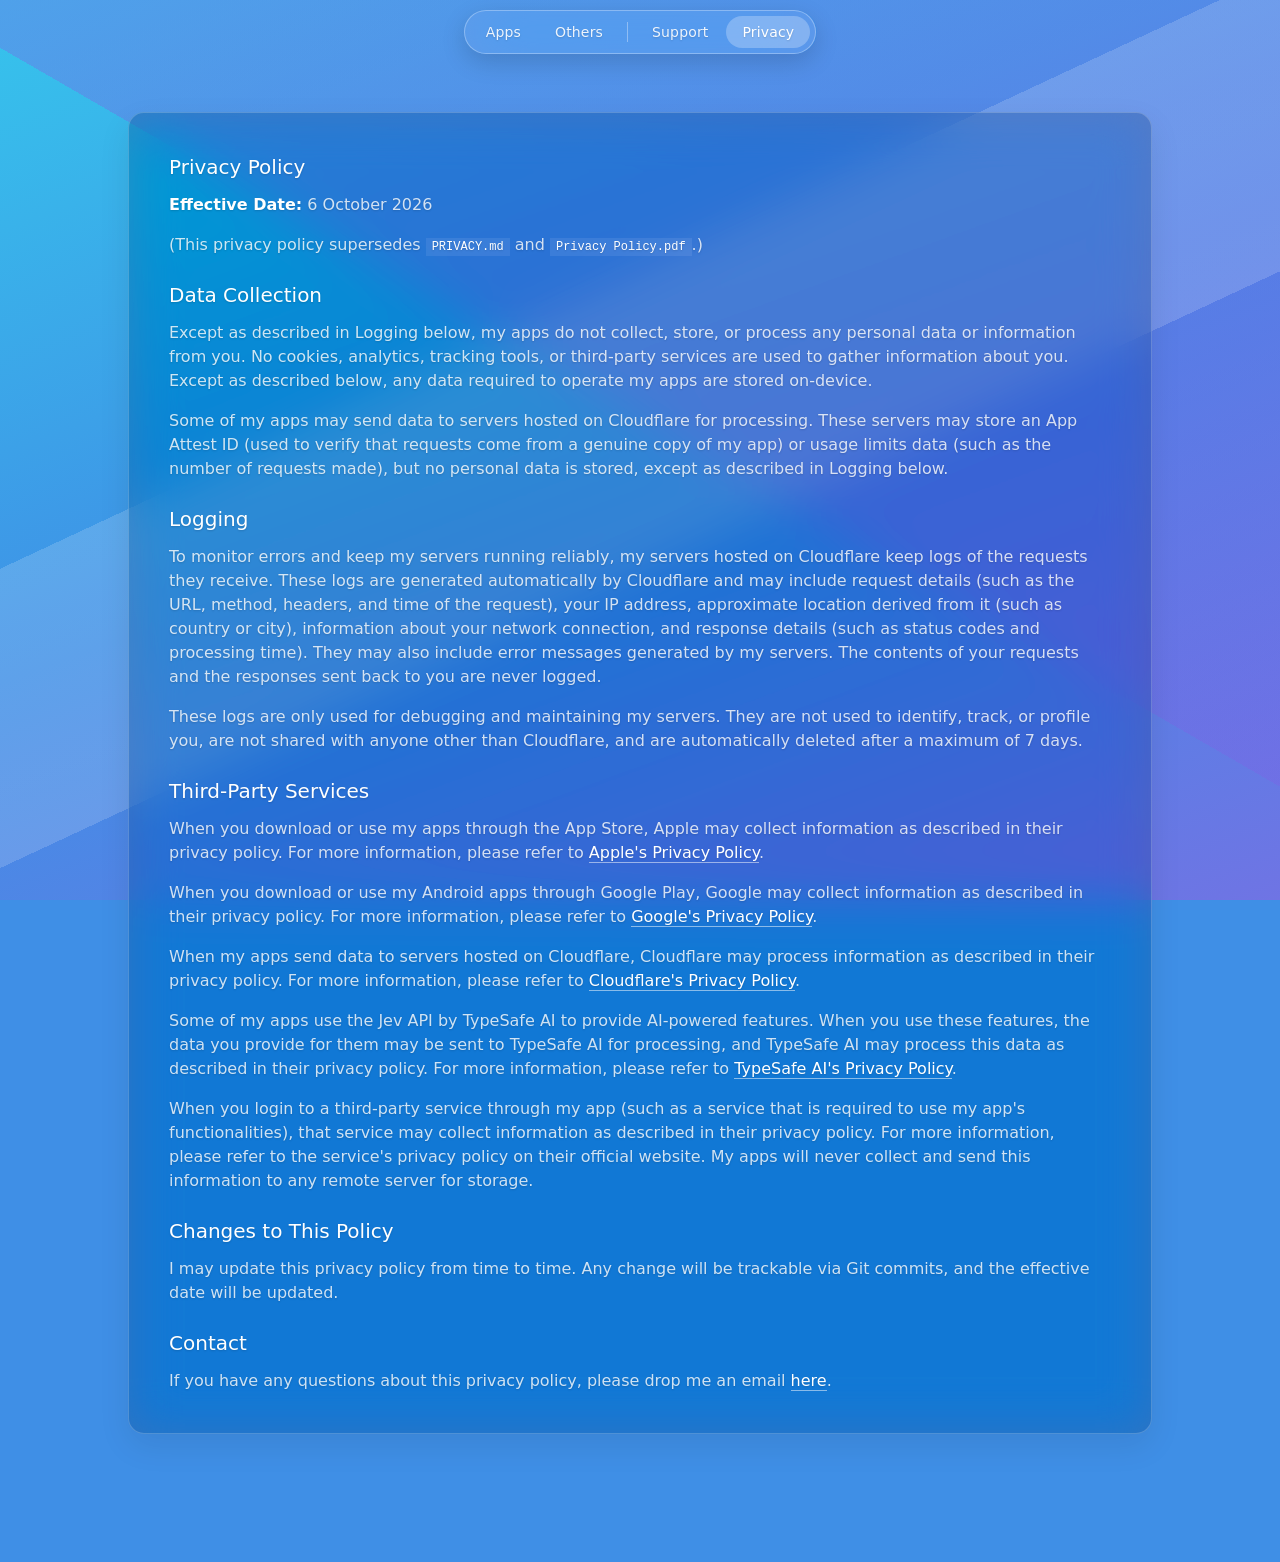
<file: privacy/index.html>
<!DOCTYPE html>
<html lang="en">
<head>
<link rel="icon" href="/favicon.ico" sizes="16x16 32x32 48x48 64x64 128x128 256x256">
<link rel="icon" href="/favicon.svg" type="image/svg+xml" sizes="any">
<meta charset="UTF-8">
<meta name="viewport" content="width=device-width, initial-scale=1.0">
<title data-i18n="page.privacy.title">Privacy Policy</title>
<script>if ((navigator.language || "").toLowerCase().startsWith("ja")) document.documentElement.classList.add("i18n-pending");</script>
<link rel="stylesheet" href="../styles.css">
<script type="module" src="../nav.js"></script>
<script type="module" src="../i18n.js"></script>
</head>
<body class="ktui-wallpaper">

<main class="ktui-shell">

<section class="ktui-section ktui-panel">
  <h1 data-i18n="page.privacy.heading">Privacy Policy</h1>
  <p class="ktui-prose"><strong>Effective Date:</strong> 6 October 2026</p>
  <p class="ktui-prose">(This privacy policy supersedes <code>PRIVACY.md</code> and <code>Privacy Policy.pdf</code>.)</p>

  <h3>Data Collection</h3>
  <p class="ktui-prose">Except as described in Logging below, my apps do not collect, store, or process any personal data or information from you. No cookies, analytics, tracking tools, or third-party services are used to gather information about you. Except as described below, any data required to operate my apps are stored on-device.</p>
  <p class="ktui-prose">Some of my apps may send data to servers hosted on Cloudflare for processing. These servers may store an App Attest ID (used to verify that requests come from a genuine copy of my app) or usage limits data (such as the number of requests made), but no personal data is stored, except as described in Logging below.</p>

  <h3>Logging</h3>
  <p class="ktui-prose">To monitor errors and keep my servers running reliably, my servers hosted on Cloudflare keep logs of the requests they receive. These logs are generated automatically by Cloudflare and may include request details (such as the URL, method, headers, and time of the request), your IP address, approximate location derived from it (such as country or city), information about your network connection, and response details (such as status codes and processing time). They may also include error messages generated by my servers. The contents of your requests and the responses sent back to you are never logged.</p>
  <p class="ktui-prose">These logs are only used for debugging and maintaining my servers. They are not used to identify, track, or profile you, are not shared with anyone other than Cloudflare, and are automatically deleted after a maximum of 7 days.</p>

  <h3>Third-Party Services</h3>
  <p class="ktui-prose">When you download or use my apps through the App Store, Apple may collect information as described in their privacy policy. For more information, please refer to <a href="https://www.apple.com/legal/privacy/">Apple's Privacy Policy</a>.</p>
  <p class="ktui-prose">When you download or use my Android apps through Google Play, Google may collect information as described in their privacy policy. For more information, please refer to <a href="https://policies.google.com/privacy">Google's Privacy Policy</a>.</p>
  <p class="ktui-prose">When my apps send data to servers hosted on Cloudflare, Cloudflare may process information as described in their privacy policy. For more information, please refer to <a href="https://www.cloudflare.com/privacypolicy/">Cloudflare's Privacy Policy</a>.</p>
  <p class="ktui-prose">Some of my apps use the Jev API by TypeSafe AI to provide AI-powered features. When you use these features, the data you provide for them may be sent to TypeSafe AI for processing, and TypeSafe AI may process this data as described in their privacy policy. For more information, please refer to <a href="https://typesafe.ai/legal/privacy-policy">TypeSafe AI's Privacy Policy</a>.</p>
  <p class="ktui-prose">When you login to a third-party service through my app (such as a service that is required to use my app's functionalities), that service may collect information as described in their privacy policy. For more information, please refer to the service's privacy policy on their official website. My apps will never collect and send this information to any remote server for storage.</p>

  <h3>Changes to This Policy</h3>
  <p class="ktui-prose">I may update this privacy policy from time to time. Any change will be trackable via Git commits, and the effective date will be updated.</p>

  <h3>Contact</h3>
  <p class="ktui-prose">If you have any questions about this privacy policy, please drop me an email <a href="mailto:ktgk.public@icloud.com">here</a>.</p>
</section>

</main>

</body>
</html>
</file>
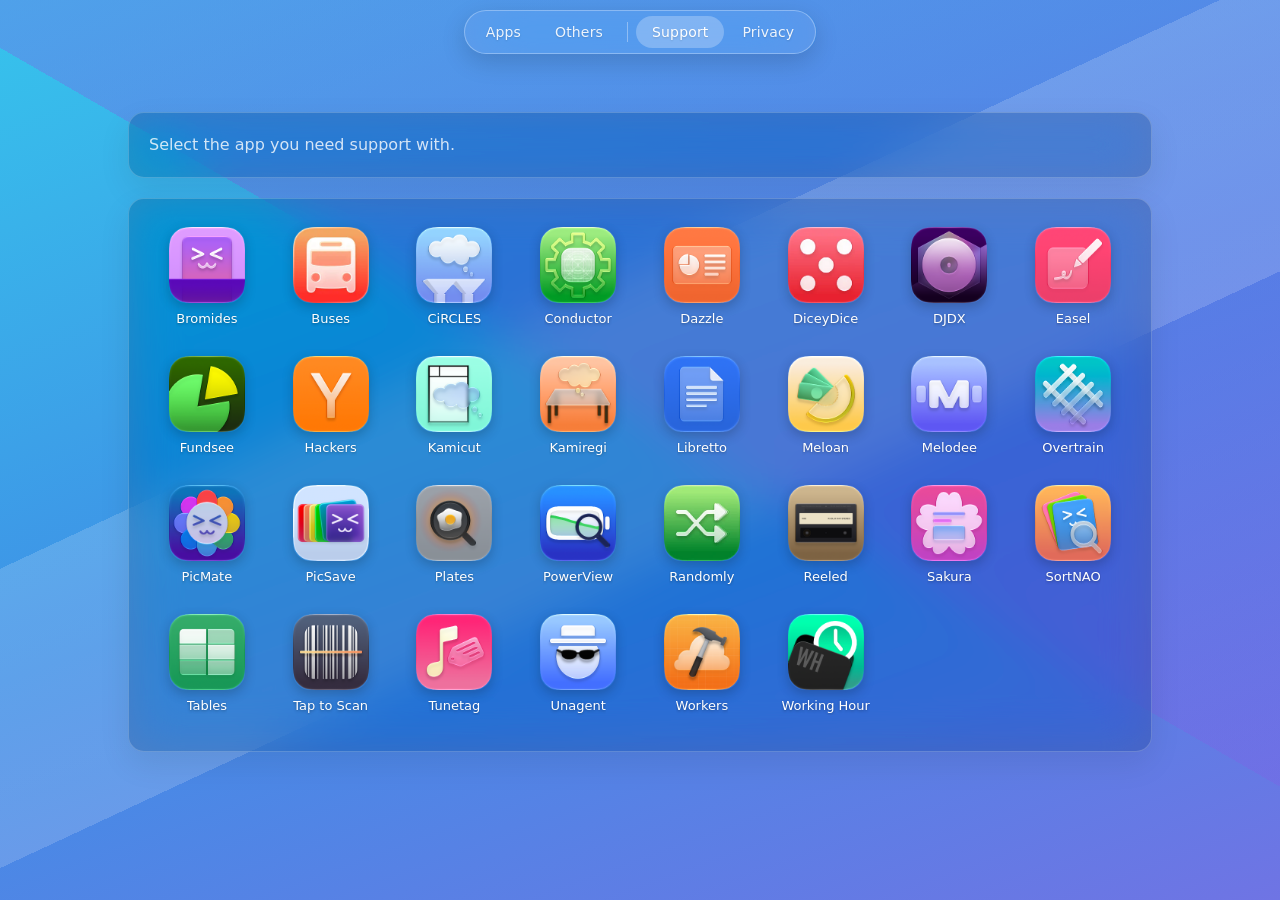
<file: support/index.html>
<!DOCTYPE html>
<html lang="en">
<head>
<link rel="icon" href="/favicon.ico" sizes="16x16 32x32 48x48 64x64 128x128 256x256">
<link rel="icon" href="/favicon.svg" type="image/svg+xml" sizes="any">
<meta charset="UTF-8">
<meta name="viewport" content="width=device-width, initial-scale=1.0">
<title data-i18n="page.support.title">Support</title>
<script>if ((navigator.language || "").toLowerCase().startsWith("ja")) document.documentElement.classList.add("i18n-pending");</script>
<link rel="stylesheet" href="../styles.css">
<script type="module" src="../nav.js"></script>
<script type="module" src="../i18n.js"></script>
</head>
<body class="ktui-wallpaper">

<main class="ktui-shell">

<section class="ktui-section">
  <h1 class="ktui-visually-hidden" data-i18n="page.support.heading">Support</h1>

  <div class="ktui-group ktui-group-text">
    <p class="ktui-prose" data-i18n="page.support.intro">Select the app you need support with.</p>
  </div>

  <div class="ktui-group">
    <div class="ktui-springboard ktui-springboard-links">
        <article class="ktui-card">
          <div class="ktui-card-icon"><img src="../img/Bromides.png" alt="Bromides icon"></div>
          <h2 class="ktui-card-name"><a href="https://github.com/katagaki/Bromides/issues" data-i18n="app.bromides.name">Bromides</a></h2>
        </article>
        <article class="ktui-card">
          <div class="ktui-card-icon"><img src="../img/Buses.png" alt="Buses icon"></div>
          <h2 class="ktui-card-name"><a href="https://github.com/katagaki/Tsugi2/issues" data-i18n="app.buses.name">Buses</a></h2>
        </article>
        <article class="ktui-card">
          <div class="ktui-card-icon"><img src="../img/CiRCLES.png" alt="CiRCLES icon"></div>
          <h2 class="ktui-card-name"><a href="https://forms.gle/6dxMZHjyQaLJNdwp7" data-i18n="app.circles.name">CiRCLES</a></h2>
        </article>
        <article class="ktui-card">
          <div class="ktui-card-icon"><img src="../img/Conductor.png" alt="Conductor icon"></div>
          <h2 class="ktui-card-name"><a href="https://github.com/katagaki/Symphony/issues" data-i18n="app.conductor.name">Conductor</a></h2>
        </article>
        <article class="ktui-card">
          <div class="ktui-card-icon"><img src="../img/Dazzle.png" alt="Dazzle icon"></div>
          <h2 class="ktui-card-name"><a href="https://github.com/katagaki/Dazzle/issues" data-i18n="app.dazzle.name">Dazzle</a></h2>
        </article>
        <article class="ktui-card">
          <div class="ktui-card-icon"><img src="../img/DiceyDice.png" alt="DiceyDice icon"></div>
          <h2 class="ktui-card-name"><a href="https://github.com/katagaki/DiceyDice/issues" data-i18n="app.diceydice.name">DiceyDice</a></h2>
        </article>
        <article class="ktui-card">
          <div class="ktui-card-icon"><img src="../img/DJDX.png" alt="DJDX icon"></div>
          <h2 class="ktui-card-name"><a href="https://forms.gle/G59rciD8dSbNhdqr5" data-i18n="app.djdx.name">DJDX</a></h2>
        </article>
        <article class="ktui-card">
          <div class="ktui-card-icon"><img src="../img/Easel.png" alt="Easel icon"></div>
          <h2 class="ktui-card-name"><a href="https://github.com/katagaki/Easel/issues" data-i18n="app.easel.name">Easel</a></h2>
        </article>
        <article class="ktui-card">
          <div class="ktui-card-icon"><img src="../img/Fundsee.png" alt="Fundsee icon"></div>
          <h2 class="ktui-card-name"><a href="https://github.com/katagaki/Fundsee/issues" data-i18n="app.fundsee.name">Fundsee</a></h2>
        </article>
        <article class="ktui-card">
          <div class="ktui-card-icon"><img src="../img/Hackers.png" alt="Hackers icon"></div>
          <h2 class="ktui-card-name"><a href="https://github.com/katagaki/HackersJP/issues" data-i18n="app.hackers.name">Hackers</a></h2>
        </article>
        <article class="ktui-card">
          <div class="ktui-card-icon"><img src="../img/Kamicut.png" alt="Kamicut icon"></div>
          <h2 class="ktui-card-name"><a href="https://forms.gle/6dxMZHjyQaLJNdwp7" data-i18n="app.kamicut.name">Kamicut</a></h2>
        </article>
        <article class="ktui-card">
          <div class="ktui-card-icon"><img src="../img/Kamiregi.png" alt="Kamiregi icon"></div>
          <h2 class="ktui-card-name"><a href="https://forms.gle/6dxMZHjyQaLJNdwp7" data-i18n="app.kamiregi.name">Kamiregi</a></h2>
        </article>
        <article class="ktui-card">
          <div class="ktui-card-icon"><img src="../img/Libretto.png" alt="Libretto icon"></div>
          <h2 class="ktui-card-name"><a href="https://github.com/katagaki/Libretto/issues" data-i18n="app.libretto.name">Libretto</a></h2>
        </article>
        <article class="ktui-card">
          <div class="ktui-card-icon"><img src="../img/Meloan.png" alt="Meloan Icon"></div>
          <h2 class="ktui-card-name"><a href="https://github.com/katagaki/Meloan/issues" data-i18n="app.meloan.name">Meloan</a></h2>
        </article>
        <article class="ktui-card">
          <div class="ktui-card-icon"><img src="../img/Melodee.png" alt="Melodee icon"></div>
          <h2 class="ktui-card-name"><a href="https://github.com/katagaki/Melodee/issues" data-i18n="app.melodee.name">Melodee</a></h2>
        </article>
        <article class="ktui-card">
          <div class="ktui-card-icon"><img src="../img/Overhead.png" alt="Overtrain icon"></div>
          <h2 class="ktui-card-name"><a href="https://forms.gle/U91cFDFTufF12PeF7" data-i18n="app.overtrain.name">Overtrain</a></h2>
        </article>
        <article class="ktui-card">
          <div class="ktui-card-icon"><img src="../img/PicMate.png" alt="PicMate icon"></div>
          <h2 class="ktui-card-name"><a href="https://github.com/katagaki/IllustMate/issues" data-i18n="app.picmate.name">PicMate</a></h2>
        </article>
        <article class="ktui-card">
          <div class="ktui-card-icon"><img src="../img/PicSave.png" alt="PicSave Icon"></div>
          <h2 class="ktui-card-name"><a href="https://github.com/katagaki/PicSave/issues" data-i18n="app.picsave.name">PicSave</a></h2>
        </article>
        <article class="ktui-card">
          <div class="ktui-card-icon"><img src="../img/Plates.png" alt="Plates icon"></div>
          <h2 class="ktui-card-name"><a href="https://github.com/katagaki/Plates/issues" data-i18n="app.plates.name">Plates</a></h2>
        </article>
        <article class="ktui-card">
          <div class="ktui-card-icon"><img src="../img/PowerView.png" alt="PowerView icon"></div>
          <h2 class="ktui-card-name"><a href="https://github.com/katagaki/PowerView/issues" data-i18n="app.powerview.name">PowerView</a></h2>
        </article>
        <article class="ktui-card">
          <div class="ktui-card-icon"><img src="../img/Randomly.png" alt="Randomly icon"></div>
          <h2 class="ktui-card-name"><a href="https://github.com/katagaki/Random/issues" data-i18n="app.randomly.name">Randomly</a></h2>
        </article>
        <article class="ktui-card">
          <div class="ktui-card-icon"><img src="../img/Reeled.png" alt="Reeled icon"></div>
          <h2 class="ktui-card-name"><a href="https://github.com/katagaki/Reeled/issues" data-i18n="app.reeled.name">Reeled</a></h2>
        </article>
        <article class="ktui-card">
          <div class="ktui-card-icon"><img src="../img/Sakura.png" alt="Sakura icon"></div>
          <h2 class="ktui-card-name"><a href="https://github.com/katagaki/SakuraRSS/issues" data-i18n="app.sakura.name">Sakura</a></h2>
        </article>
        <article class="ktui-card">
          <div class="ktui-card-icon"><img src="../img/SortNAO.png" alt="SortNAO icon"></div>
          <h2 class="ktui-card-name"><a href="https://github.com/katagaki/SortNAO/issues" data-i18n="app.sortnao.name">SortNAO</a></h2>
        </article>
        <article class="ktui-card">
          <div class="ktui-card-icon"><img src="../img/Tables.png" alt="Tables icon"></div>
          <h2 class="ktui-card-name"><a href="https://github.com/katagaki/Tables/issues" data-i18n="app.tables.name">Tables</a></h2>
        </article>
        <article class="ktui-card">
          <div class="ktui-card-icon"><img src="../img/TapToScan.png" alt="Tap to Scan icon"></div>
          <h2 class="ktui-card-name"><a href="https://github.com/katagaki/Scanboard/issues" data-i18n="app.tap_to_scan.name">Tap to Scan</a></h2>
        </article>
        <article class="ktui-card">
          <div class="ktui-card-icon"><img src="../img/Tunetag.png" alt="Tunetag icon"></div>
          <h2 class="ktui-card-name"><a href="https://github.com/katagaki/Tunetag/issues" data-i18n="app.tunetag.name">Tunetag</a></h2>
        </article>
        <article class="ktui-card">
          <div class="ktui-card-icon"><img src="../img/Unagent.png" alt="Unagent icon"></div>
          <h2 class="ktui-card-name"><a href="https://github.com/katagaki/Unagent/issues" data-i18n="app.unagent.name">Unagent</a></h2>
        </article>
        <article class="ktui-card">
          <div class="ktui-card-icon"><img src="../img/Workers.png" alt="Workers icon"></div>
          <h2 class="ktui-card-name"><a href="https://github.com/katagaki/Workers/issues" data-i18n="app.workers.name">Workers</a></h2>
        </article>
        <article class="ktui-card">
          <div class="ktui-card-icon"><img src="../img/WorkingHour.png" alt="Working Hour icon"></div>
          <h2 class="ktui-card-name"><a href="https://github.com/katagaki/WorkingHour/issues" data-i18n="app.working_hour.name">Working Hour</a></h2>
        </article>
    </div>
  </div>
</section>

</main>

<script type="module">
  import { lang } from "../i18n.js";
  const grid = document.querySelector(".ktui-springboard-links");
  const name = (tile) => tile.querySelector(".ktui-card-name").textContent.trim();
  [...grid.children]
    .sort((a, b) => name(a).localeCompare(name(b), lang))
    .forEach((tile) => grid.append(tile));
</script>

</body>
</html>
</file>
<file: styles.css>
:root {
  color-scheme: light dark;

  --ktui-background: #ffffff;
  --ktui-layer-01: #f4f4f4;
  --ktui-layer-02: #ffffff;
  --ktui-layer-hover: #e8e8e8;
  --ktui-border-subtle: #e0e0e0;
  --ktui-text-primary: #161616;
  --ktui-text-secondary: #525252;
  --ktui-text-helper: #6f6f6f;
  --ktui-link-primary: #0f62fe;
  --ktui-link-primary-hover: #0043ce;
  --ktui-header-bg: #161616;
  --ktui-header-border: #393939;
  --ktui-header-text: #f4f4f4;
  --ktui-header-nav-text: #c6c6c6;
  --ktui-header-nav-hover-bg: #2a2a2a;
  --ktui-tag-blue-bg: #d0e2ff;
  --ktui-tag-blue-text: #0043ce;
  --ktui-tag-purple-bg: #e8daff;
  --ktui-tag-purple-text: #6929c4;
  --ktui-tag-gray-bg: #e0e0e0;
  --ktui-tag-gray-text: #393939;
}

@media (prefers-color-scheme: dark) {
  :root {
    --ktui-background: #161616;
    --ktui-layer-01: #262626;
    --ktui-layer-02: #161616;
    --ktui-layer-hover: #353535;
    --ktui-border-subtle: #393939;
    --ktui-text-primary: #f4f4f4;
    --ktui-text-secondary: #c6c6c6;
    --ktui-text-helper: #8d8d8d;
    --ktui-link-primary: #78a9ff;
    --ktui-link-primary-hover: #a6c8ff;
    --ktui-header-bg: #000000;
    --ktui-header-border: #393939;
    --ktui-header-text: #f4f4f4;
    --ktui-header-nav-text: #c6c6c6;
    --ktui-header-nav-hover-bg: #262626;
    --ktui-tag-blue-bg: #002d9c;
    --ktui-tag-blue-text: #d0e2ff;
    --ktui-tag-purple-bg: #491d8b;
    --ktui-tag-purple-text: #e8daff;
    --ktui-tag-gray-bg: #393939;
    --ktui-tag-gray-text: #e0e0e0;
  }
}

/* Hidden until i18n.js swaps in Japanese text. The delayed reveal is a
   fallback in case the script never runs. */
.i18n-pending body {
  visibility: hidden;
  animation: i18n-reveal 0s 2s forwards;
}

@keyframes i18n-reveal {
  to {
    visibility: visible;
  }
}

* {
  box-sizing: border-box;
}

/* No text selection, long-press callouts, or image dragging anywhere. */
*,
*::before,
*::after {
  -webkit-user-select: none;
  user-select: none;
  -webkit-touch-callout: none;
}

img,
a {
  -webkit-user-drag: none;
}

html, body {
  margin: 0;
  padding: 0;
}

body {
  font-family: system-ui, -apple-system, BlinkMacSystemFont, "Segoe UI", sans-serif;
  font-weight: 400;
  font-size: 14px;
  line-height: 1.4286;
  letter-spacing: 0.16px;
  color: var(--ktui-text-primary);
  background-color: var(--ktui-background);
  -webkit-font-smoothing: antialiased;
  -moz-osx-font-smoothing: grayscale;
}

.ktui-header {
  background-color: var(--ktui-header-bg);
  color: var(--ktui-header-text);
  height: 48px;
  display: flex;
  align-items: center;
  border-bottom: 1px solid var(--ktui-header-border);
  position: sticky;
  top: 0;
  z-index: 100;
}

.ktui-header-nav {
  display: flex;
  align-items: center;
  height: 100%;
  flex: 1;
}

.ktui-nav-spacer {
  flex: 1;
}

.ktui-nav-link {
  display: inline-flex;
  align-items: center;
  height: 100%;
  padding: 0 16px;
  font-size: 14px;
  line-height: 1;
  letter-spacing: 0.16px;
  color: var(--ktui-header-nav-text);
  text-decoration: none;
  border-bottom: 2px solid transparent;
  transition: background-color 70ms cubic-bezier(0.2, 0, 0.38, 0.9),
              color 70ms cubic-bezier(0.2, 0, 0.38, 0.9),
              border-color 70ms cubic-bezier(0.2, 0, 0.38, 0.9);
}

.ktui-nav-link:hover {
  background-color: var(--ktui-header-nav-hover-bg);
  color: var(--ktui-header-text);
  border-bottom-color: transparent;
}

.ktui-nav-link:focus-visible {
  outline: none;
}

.ktui-shell {
  max-width: 1056px;
  margin: 0 auto;
  padding: 48px 16px 96px;
}

.ktui-section {
  margin-bottom: 32px;
  scroll-margin-top: 64px;
}

html {
  scroll-behavior: smooth;
}

.ktui-section + .ktui-section {
  margin-top: 0;
}

h1 {
  font-family: system-ui, -apple-system, BlinkMacSystemFont, "Segoe UI", sans-serif;
  font-weight: 300;
  font-size: 42px;
  line-height: 1.199;
  letter-spacing: 0;
  color: var(--ktui-text-primary);
  margin: 0 0 16px;
  padding: 0;
}

h3 {
  font-family: system-ui, -apple-system, BlinkMacSystemFont, "Segoe UI", sans-serif;
  font-weight: 400;
  font-size: 20px;
  line-height: 1.4;
  letter-spacing: 0;
  color: var(--ktui-text-primary);
  margin: 24px 0 12px;
}

.ktui-eyebrow {
  display: block;
  font-family: ui-monospace, SFMono-Regular, "SF Mono", Menlo, Consolas, monospace;
  font-size: 12px;
  font-weight: 400;
  letter-spacing: 0.32px;
  text-transform: uppercase;
  color: var(--ktui-text-helper);
  margin-bottom: 8px;
}

img {
  vertical-align: middle;
  display: inline-block;
}

@media (prefers-color-scheme: dark) {
  img[src*="img/ui/"] {
    filter: invert(1);
  }
}

a {
  color: var(--ktui-link-primary);
  text-decoration: none;
  border-bottom: 1px solid transparent;
  transition: color 70ms cubic-bezier(0.2, 0, 0.38, 0.9),
              border-color 70ms cubic-bezier(0.2, 0, 0.38, 0.9);
}

a:hover {
  color: var(--ktui-link-primary-hover);
  border-bottom-color: var(--ktui-link-primary-hover);
}

a:focus-visible {
  outline: none;
}

hr {
  border: 0;
  border-top: 1px solid var(--ktui-border-subtle);
  margin: 32px 0;
}

code {
  background-color: var(--ktui-layer-01);
  padding: 2px 6px;
  border-radius: 0;
  font-family: ui-monospace, SFMono-Regular, "SF Mono", Menlo, Consolas, monospace;
  font-size: 12px;
  color: var(--ktui-text-primary);
}

.ktui-tag {
  display: inline-flex;
  align-items: center;
  height: 24px;
  padding: 0 8px;
  font-family: system-ui, -apple-system, BlinkMacSystemFont, "Segoe UI", sans-serif;
  font-size: 12px;
  font-weight: 400;
  line-height: 1;
  letter-spacing: 0.32px;
  color: var(--ktui-tag-gray-text);
  background-color: var(--ktui-tag-gray-bg);
  border-radius: 0;
}

.ktui-tag-blue {
  color: var(--ktui-tag-blue-text);
  background-color: var(--ktui-tag-blue-bg);
}

.ktui-tag-purple {
  color: var(--ktui-tag-purple-text);
  background-color: var(--ktui-tag-purple-bg);
}

.ktui-tag-gray {
  color: var(--ktui-tag-gray-text);
  background-color: var(--ktui-tag-gray-bg);
}

.ktui-app-meta {
  display: block;
  font-size: 12px;
  line-height: 1.3334;
  letter-spacing: 0.32px;
  color: var(--ktui-text-helper);
  margin-top: 4px;
}

.ktui-card {
  background-color: var(--ktui-layer-02);
  padding: 16px;
  display: flex;
  flex-direction: column;
  gap: 12px;
  min-height: 200px;
}

.ktui-card-icon {
  width: 48px;
  height: 48px;
}

.ktui-card-icon img {
  width: 48px;
  height: 48px;
  display: block;
}

.ktui-card-name {
  font-size: 16px;
  font-weight: 600;
  line-height: 1.375;
  letter-spacing: 0;
  color: var(--ktui-text-primary);
  margin: 0;
}

.ktui-card-name a {
  color: inherit;
  border-bottom: none;
}

.ktui-card-name a:hover {
  color: var(--ktui-link-primary);
  border-bottom: none;
}

.ktui-card-desc {
  font-size: 14px;
  line-height: 1.4286;
  letter-spacing: 0.16px;
  color: var(--ktui-text-secondary);
  margin: 0;
  flex: 1;
}

.ktui-card-action {
  margin-top: auto;
  min-height: 36px;
  display: flex;
  align-items: center;
}

.ktui-card-action .ktui-appstore-badge,
.ktui-card-action .ktui-playstore-badge {
  max-width: 100%;
}

/* Grouped list, like an inset table in iOS Settings. In rows without a store
   badge, the title link is stretched over the whole row so the row is the
   click target. Rows with a badge leave the badge as the main action. */
.ktui-list {
  border-radius: 10px;
  display: flex;
  flex-direction: column;
  overflow: hidden;
  background-color: var(--ktui-layer-02);
  border: 1px solid var(--ktui-border-subtle);
}

.ktui-list .ktui-card {
  position: relative;
  display: grid;
  grid-template-columns: 40px minmax(0, 1fr) auto;
  grid-template-areas:
    "icon name action"
    "icon desc action";
  column-gap: 14px;
  row-gap: 2px;
  align-items: center;
  min-height: 64px;
  padding: 10px 16px;
  background: none;
  transition: background-color 70ms cubic-bezier(0.2, 0, 0.38, 0.9);
}

.ktui-list .ktui-card + .ktui-card::before {
  content: "";
  position: absolute;
  top: 0;
  left: 70px;
  right: 0;
  height: 1px;
  background-color: var(--ktui-border-subtle);
}

.ktui-list .ktui-card:has(.ktui-card-name a):not(:has(.ktui-appstore-badge)):hover {
  background-color: var(--ktui-layer-hover);
}

.ktui-list .ktui-card-icon,
.ktui-list .ktui-card-icon img {
  width: 40px;
  height: 40px;
}

.ktui-list .ktui-card-icon {
  grid-area: icon;
}

.ktui-list .ktui-card-icon img {
  border-radius: 22.5%;
}

.ktui-list .ktui-card-name {
  grid-area: name;
  align-self: end;
  font-size: 15px;
  line-height: 1.3;
}

.ktui-list .ktui-card:not(:has(.ktui-appstore-badge)) .ktui-card-name a::after {
  content: "";
  position: absolute;
  inset: 0;
}

.ktui-list .ktui-card:not(:has(.ktui-appstore-badge)) .ktui-card-name a:hover {
  color: inherit;
}

.ktui-list .ktui-card:not(:has(.ktui-appstore-badge)) .ktui-card-name a:focus-visible {
  outline: none;
}

.ktui-list .ktui-card-desc {
  grid-area: desc;
  align-self: start;
  font-size: 13px;
  line-height: 1.35;
}

.ktui-list .ktui-card:not(:has(.ktui-card-desc)) .ktui-card-name {
  grid-row: 1 / span 2;
  align-self: center;
}

.ktui-list .ktui-card-action {
  grid-area: action;
  position: relative;
  z-index: 1;
  min-height: 0;
  margin: 0;
}

.ktui-list .ktui-appstore-badge {
  height: 32px;
}

/* Rows with a link but no badge get a disclosure chevron. */
.ktui-list .ktui-card:has(.ktui-card-name a) .ktui-card-action:empty::after {
  content: "";
  width: 8px;
  height: 8px;
  margin-right: 4px;
  border-top: 2px solid var(--ktui-text-helper);
  border-right: 2px solid var(--ktui-text-helper);
  transform: rotate(45deg);
}

/* Wallpaper and floating tab bar, used on every page */

.ktui-wallpaper {
  --ktui-home-label: #ffffff;
  --ktui-home-label-shadow: 0 1px 3px rgba(0, 0, 0, 0.35);
  --ktui-sheet-bg: rgba(255, 255, 255, 0.78);
  --ktui-sheet-border: rgba(255, 255, 255, 0.6);
  background-color: #3f8fe6;
  background-image:
    linear-gradient(155deg, rgba(255, 255, 255, 0) 38%, rgba(255, 255, 255, 0.16) 38%, rgba(255, 255, 255, 0.16) 58%, rgba(255, 255, 255, 0) 58%),
    linear-gradient(30deg, rgba(126, 96, 230, 0) 52%, rgba(126, 96, 230, 0.35) 52%),
    linear-gradient(160deg, #36c4ec 0%, #3f8fe6 50%, #6f74e4 100%);
  background-attachment: fixed;
  min-height: 100vh;
}

@media (prefers-color-scheme: dark) {
  .ktui-wallpaper {
    --ktui-sheet-bg: rgba(38, 38, 42, 0.78);
    --ktui-sheet-border: rgba(255, 255, 255, 0.1);
    background-color: #102a5c;
    background-image:
      linear-gradient(155deg, rgba(255, 255, 255, 0) 38%, rgba(255, 255, 255, 0.05) 38%, rgba(255, 255, 255, 0.05) 58%, rgba(255, 255, 255, 0) 58%),
      linear-gradient(30deg, rgba(76, 40, 140, 0) 52%, rgba(76, 40, 140, 0.45) 52%),
      linear-gradient(160deg, #0c4a6e 0%, #102a5c 50%, #2a1f5c 100%);
  }
}

/* The header becomes a floating tab bar. */
.ktui-wallpaper .ktui-header {
  height: 64px;
  justify-content: center;
  background: none;
  border-bottom: none;
  pointer-events: none;
}

.ktui-wallpaper .ktui-header-nav {
  border-radius: 999px;
  flex: none;
  height: 44px;
  padding: 5px;
  gap: 2px;
  background-color: rgba(120, 160, 230, 0.45);
  border: 1px solid rgba(255, 255, 255, 0.3);
  box-shadow: 0 8px 24px rgba(0, 0, 0, 0.15);
  -webkit-backdrop-filter: blur(30px) saturate(180%);
  backdrop-filter: blur(30px) saturate(180%);
  pointer-events: auto;
}

.ktui-wallpaper .ktui-nav-spacer {
  flex: none;
  width: 1px;
  height: 20px;
  margin: 0 6px;
  background-color: rgba(255, 255, 255, 0.35);
}

.ktui-wallpaper .ktui-nav-link {
  border-radius: 999px;
  height: 32px;
  padding: 0 16px;
  border-bottom: none;
  font-weight: 500;
  color: rgba(255, 255, 255, 0.9);
  text-shadow: 0 1px 2px rgba(0, 0, 0, 0.15);
}

.ktui-wallpaper .ktui-nav-link:hover {
  background-color: rgba(255, 255, 255, 0.15);
  color: #ffffff;
}

.ktui-wallpaper .ktui-nav-link[aria-current="page"] {
  background-color: rgba(255, 255, 255, 0.25);
  color: #ffffff;
}

@media (prefers-color-scheme: dark) {
  .ktui-wallpaper .ktui-header-nav {
    background-color: rgba(30, 30, 40, 0.6);
    border-color: rgba(255, 255, 255, 0.12);
  }
  .ktui-wallpaper .ktui-nav-link[aria-current="page"] {
    background-color: rgba(255, 255, 255, 0.18);
  }
}

/* Text pages float in a frosted-glass window over the wallpaper. */
.ktui-panel {
  padding: 40px;
}

/* Page titles inside a panel match the section headers. */
.ktui-panel h1 {
  font-weight: 400;
  font-size: 20px;
  line-height: 1.4;
  margin: 0 0 12px;
}

/* Apps page: home screen of app icons */

.ktui-visually-hidden {
  position: absolute;
  width: 1px;
  height: 1px;
  overflow: hidden;
  clip: rect(0 0 0 0);
  white-space: nowrap;
}

/* Each category is a frosted group. */
.ktui-group {
  padding: 20px 20px 28px;
}

/* Groups holding a list match the bottom padding to the sides. */
.ktui-group:has(> .ktui-list) {
  padding-bottom: 20px;
}

.ktui-group + .ktui-group {
  margin-top: 20px;
}

/* Groups holding only text get even padding on every side. */
.ktui-group-text {
  padding: 20px;
}

/* Groups and content panels share one frosted surface over the wallpaper.
   Text, link, and layer tokens switch to light-on-glass values so lists
   and prose inside pick them up. */
.ktui-group,
.ktui-panel {
  --ktui-text-primary: #ffffff;
  --ktui-text-secondary: rgba(255, 255, 255, 0.8);
  --ktui-text-helper: rgba(255, 255, 255, 0.6);
  --ktui-link-primary: #ffffff;
  --ktui-link-primary-hover: #ffffff;
  --ktui-layer-01: rgba(255, 255, 255, 0.08);
  --ktui-layer-02: rgba(255, 255, 255, 0.06);
  --ktui-layer-hover: rgba(255, 255, 255, 0.12);
  --ktui-border-subtle: rgba(255, 255, 255, 0.16);
  color: var(--ktui-text-primary);
  border-radius: 16px;
  border: 1px solid rgba(255, 255, 255, 0.2);
  background-color: rgba(10, 30, 80, 0.24);
  box-shadow: 0 12px 32px rgba(0, 0, 0, 0.08);
  -webkit-backdrop-filter: blur(24px) saturate(160%);
  backdrop-filter: blur(24px) saturate(160%);
}

@media (prefers-color-scheme: dark) {
  .ktui-group,
  .ktui-panel {
    border-color: rgba(255, 255, 255, 0.1);
    background-color: rgba(255, 255, 255, 0.06);
    box-shadow: 0 12px 32px rgba(0, 0, 0, 0.2);
  }
}

.ktui-panel {
  text-shadow: 0 1px 2px rgba(0, 0, 0, 0.15);
}

/* Text links on the glass are white, so an underline marks them as links. */
.ktui-group .ktui-prose a,
.ktui-panel .ktui-prose a {
  border-bottom-color: rgba(255, 255, 255, 0.5);
}

.ktui-group .ktui-prose a:hover,
.ktui-panel .ktui-prose a:hover {
  border-bottom-color: #ffffff;
}

/* Line-art glyph icons are drawn dark, so they're inverted on the glass. */
.ktui-group img[src*="img/ui/"],
.ktui-panel img[src*="img/ui/"] {
  filter: invert(1);
}

.ktui-group h3 {
  font-size: 17px;
  font-weight: 600;
  line-height: 1.3;
  color: #ffffff;
  text-shadow: var(--ktui-home-label-shadow);
  margin: 0 0 20px 4px;
}

.ktui-group-archived {
  background-color: rgba(10, 30, 80, 0.14);
}

@media (prefers-color-scheme: dark) {
  .ktui-group-archived {
    background-color: rgba(255, 255, 255, 0.03);
  }
}

.ktui-group-archived h3 {
  color: rgba(255, 255, 255, 0.7);
}

.ktui-springboard {
  display: grid;
  grid-template-columns: repeat(auto-fill, minmax(112px, 1fr));
  gap: 12px 8px;
}

.ktui-springboard .ktui-card {
  background: none;
  gap: 8px;
  min-height: 0;
  align-items: center;
  padding: 8px 4px;
  border-radius: 12px;
  cursor: default;
  -webkit-tap-highlight-color: transparent;
}

.ktui-springboard .ktui-card:focus-visible {
  outline: none;
}

.ktui-springboard .ktui-card-icon,
.ktui-springboard .ktui-card-icon img {
  width: 76px;
  height: 76px;
}

.ktui-springboard .ktui-card-icon img {
  border-radius: 22.5%;
  box-shadow: 0 4px 12px rgba(0, 0, 0, 0.2);
  transition: filter 70ms cubic-bezier(0.2, 0, 0.38, 0.9);
}

.ktui-springboard .ktui-card:active .ktui-card-icon img {
  filter: brightness(0.75);
}

.ktui-springboard .ktui-card-name {
  max-width: 100%;
  font-size: 13px;
  font-weight: 500;
  line-height: 1.3;
  text-align: center;
  color: var(--ktui-home-label);
  text-shadow: var(--ktui-home-label-shadow);
  white-space: nowrap;
  overflow: hidden;
  text-overflow: ellipsis;
}

.ktui-springboard .ktui-card-name a,
.ktui-springboard .ktui-card-name a:hover {
  color: inherit;
}

/* Beta and in-development apps get a dot before their label, like TestFlight
   and freshly installed apps on the home screen. */
.ktui-springboard .ktui-card:has(.ktui-tag) .ktui-card-name::before,
.ktui-springboard .ktui-card:has(.ktui-button) .ktui-card-name::before {
  content: "";
  display: inline-block;
  width: 8px;
  height: 8px;
  margin-right: 5px;
  border-radius: 50%;
  background-color: #0a84ff;
  vertical-align: 0.05em;
}

.ktui-springboard .ktui-card:has(.ktui-button) .ktui-card-name::before {
  background-color: #ff9f0a;
}

.ktui-springboard .ktui-card-desc,
.ktui-springboard .ktui-card-action {
  display: none;
}

/* Support page: each tile is a plain link to that app's support URL. */
.ktui-springboard-links .ktui-card {
  position: relative;
}

.ktui-springboard-links .ktui-card-name a::after {
  content: "";
  position: absolute;
  inset: 0;
}

.ktui-springboard-links .ktui-card-name a:focus-visible {
  outline: none;
}

/* Context menu anchored to the selected app's icon (larger screens). */
.ktui-app-menu {
  inset: auto;
  margin: 0;
  width: 284px;
  padding: 6px;
  border: 1px solid var(--ktui-sheet-border);
  border-radius: 14px;
  color: var(--ktui-text-primary);
  background-color: var(--ktui-sheet-bg);
  box-shadow: 0 12px 40px rgba(0, 0, 0, 0.25);
  -webkit-backdrop-filter: blur(40px) saturate(180%);
  backdrop-filter: blur(40px) saturate(180%);
}

.ktui-app-menu:popover-open {
  animation: ktui-menu-in 140ms cubic-bezier(0.2, 0, 0.38, 0.9);
}

@keyframes ktui-menu-in {
  from {
    opacity: 0;
    transform: scale(0.96);
  }
}

.ktui-app-menu-desc {
  margin: 0;
  padding: 8px 10px 10px;
  font-size: 13px;
  line-height: 1.4;
  color: var(--ktui-text-secondary);
  border-bottom: 1px solid var(--ktui-border-subtle);
}

.ktui-app-menu-items {
  display: flex;
  flex-direction: column;
  padding-top: 6px;
}

.ktui-app-menu-item {
  display: flex;
  align-items: center;
  justify-content: space-between;
  gap: 12px;
  padding: 7px 10px;
  border-radius: 8px;
  border-bottom: none;
  font-size: 14px;
  color: var(--ktui-text-primary);
  cursor: default;
}

a.ktui-app-menu-item::after {
  content: "\2197";
  font-size: 12px;
  color: var(--ktui-text-helper);
}

a.ktui-app-menu-item:hover,
a.ktui-app-menu-item:focus-visible {
  color: #ffffff;
  background-color: var(--ktui-link-primary);
  border-bottom: none;
  outline: none;
}

a.ktui-app-menu-item:hover::after,
a.ktui-app-menu-item:focus-visible::after {
  color: inherit;
}

.ktui-app-menu-item[aria-disabled="true"] {
  color: var(--ktui-text-helper);
}

.ktui-app-menu-group {
  display: flex;
  flex-direction: column;
}

.ktui-app-menu-heading {
  padding: 10px 10px 2px;
  font-size: 12px;
  font-weight: 600;
  color: var(--ktui-text-helper);
}

/* Modal sheet with the app's details (phones). */
.ktui-app-sheet {
  width: min(400px, calc(100vw - 32px));
  padding: 20px;
  border: 1px solid var(--ktui-sheet-border);
  border-radius: 16px;
  color: var(--ktui-text-primary);
  background-color: var(--ktui-sheet-bg);
  -webkit-backdrop-filter: blur(40px) saturate(180%);
  backdrop-filter: blur(40px) saturate(180%);
  box-shadow: 0 24px 64px rgba(0, 0, 0, 0.3);
}

.ktui-app-sheet[open] {
  animation: ktui-sheet-in 240ms cubic-bezier(0.2, 0.9, 0.3, 1.2);
}

.ktui-app-sheet::backdrop {
  background-color: rgba(0, 0, 0, 0.2);
  -webkit-backdrop-filter: blur(8px);
  backdrop-filter: blur(8px);
}

@keyframes ktui-sheet-in {
  from {
    opacity: 0;
    transform: scale(0.9);
  }
}

@media (prefers-reduced-motion: reduce) {
  .ktui-app-menu:popover-open,
  .ktui-app-sheet[open] {
    animation: none;
  }
}

.ktui-app-sheet-header {
  display: flex;
  align-items: center;
  gap: 16px;
}

.ktui-app-sheet-header img {
  width: 64px;
  height: 64px;
  border-radius: 22.5%;
  flex-shrink: 0;
}

.ktui-app-sheet-name {
  font-size: 18px;
  font-weight: 600;
  line-height: 1.3;
  margin: 0;
}

.ktui-app-sheet-desc {
  font-size: 14px;
  line-height: 1.4286;
  color: var(--ktui-text-secondary);
  margin: 4px 0 0;
}

.ktui-app-sheet-actions {
  display: flex;
  flex-direction: column;
  align-items: flex-start;
  gap: 16px;
  margin-top: 16px;
}

.ktui-app-sheet-sources {
  display: flex;
  flex-direction: column;
  align-items: flex-start;
  gap: 8px;
}

.ktui-app-sheet-source-heading {
  font-size: 12px;
  font-weight: 600;
  color: var(--ktui-text-helper);
}

.ktui-springboard .ktui-app-sheet-actions .ktui-card-action,
.ktui-app-sheet-actions .ktui-card-action {
  display: flex;
  flex-wrap: wrap;
  gap: 12px;
  min-height: 0;
  margin: 0;
}

.ktui-app-sheet-actions .ktui-card-action:empty {
  display: none;
}

.ktui-app-sheet-actions .ktui-button,
.ktui-app-sheet-actions .ktui-tag {
  border-radius: 8px;
}

@media (max-width: 640px) {
  .ktui-panel {
    padding: 24px 20px;
  }
  .ktui-wallpaper .ktui-nav-link {
    padding: 0 10px;
    font-size: 13px;
  }
  .ktui-group {
    padding: 16px 8px 20px;
  }
  .ktui-group:has(> .ktui-list) {
    padding-bottom: 8px;
  }
  .ktui-group h3 {
    margin: 0 0 16px 8px;
  }
  .ktui-group-text {
    padding: 16px;
  }
  .ktui-springboard {
    grid-template-columns: repeat(auto-fill, minmax(80px, 1fr));
    gap: 8px 4px;
  }
  .ktui-springboard .ktui-card-icon,
  .ktui-springboard .ktui-card-icon img {
    width: 60px;
    height: 60px;
  }
  .ktui-springboard .ktui-card-name {
    font-size: 12px;
  }
}

.ktui-button {
  display: inline-flex;
  align-items: center;
  justify-content: center;
  height: 36px;
  padding: 0 16px;
  font-family: system-ui, -apple-system, BlinkMacSystemFont, "Segoe UI", sans-serif;
  font-size: 14px;
  font-weight: 400;
  line-height: 1;
  letter-spacing: 0.16px;
  color: #ffffff;
  background-color: #0f62fe;
  border: 1px solid transparent;
  border-radius: 0;
  border-bottom: 1px solid transparent;
  transition: background-color 70ms cubic-bezier(0.2, 0, 0.38, 0.9);
}

.ktui-button:hover {
  background-color: #0050e6;
  color: #ffffff;
  border-bottom-color: transparent;
}

.ktui-button:focus-visible {
  outline: none;
  border-bottom-color: transparent;
}

.ktui-prose {
  font-size: 16px;
  line-height: 1.5;
  letter-spacing: 0;
  color: var(--ktui-text-secondary);
  margin: 0 0 16px;
}

.ktui-prose:last-child {
  margin-bottom: 0;
}

.ktui-prose strong {
  color: var(--ktui-text-primary);
  font-weight: 600;
}

.ktui-icon-cell {
  width: 56px;
  padding: 8px 12px;
}

.ktui-icon-frame {
  width: 32px;
  height: 32px;
  display: inline-flex;
  align-items: center;
  justify-content: center;
}

.ktui-icon-frame img {
  width: 32px;
  height: 32px;
  display: block;
}

.ktui-icon-frame.empty {
  background-color: transparent;
}

.ktui-appstore-badge {
  height: 36px;
  width: auto;
  display: inline-block;
  vertical-align: middle;
  transition: opacity 70ms cubic-bezier(0.2, 0, 0.38, 0.9);
}

/* The Google Play badge artwork ships with built-in transparent padding, so it
   is scaled up and pulled in to match the 36px App Store badge optically. */
.ktui-playstore-badge {
  height: 52px;
  width: auto;
  display: inline-block;
  vertical-align: middle;
  margin: -8px 0 -8px -8px;
  transition: opacity 70ms cubic-bezier(0.2, 0, 0.38, 0.9);
}

a:has(.ktui-appstore-badge),
a:has(.ktui-playstore-badge) {
  border-bottom: none;
  display: inline-block;
  line-height: 0;
}

a:hover .ktui-appstore-badge,
a:hover .ktui-playstore-badge {
  opacity: 0.85;
}

/* Only plain text links get the hand cursor. Everything else that's
   interactive (tab bar, app tiles, card titles, badges, buttons) signals
   itself with a hover state instead. */
.ktui-nav-link,
.ktui-card-name a,
.ktui-button,
a:has(.ktui-appstore-badge),
a:has(.ktui-playstore-badge) {
  cursor: default;
}

@media (max-width: 640px) {
  h1 {
    font-size: 32px;
  }
  .ktui-shell {
    padding: 32px 16px 64px;
  }
}
</file>
